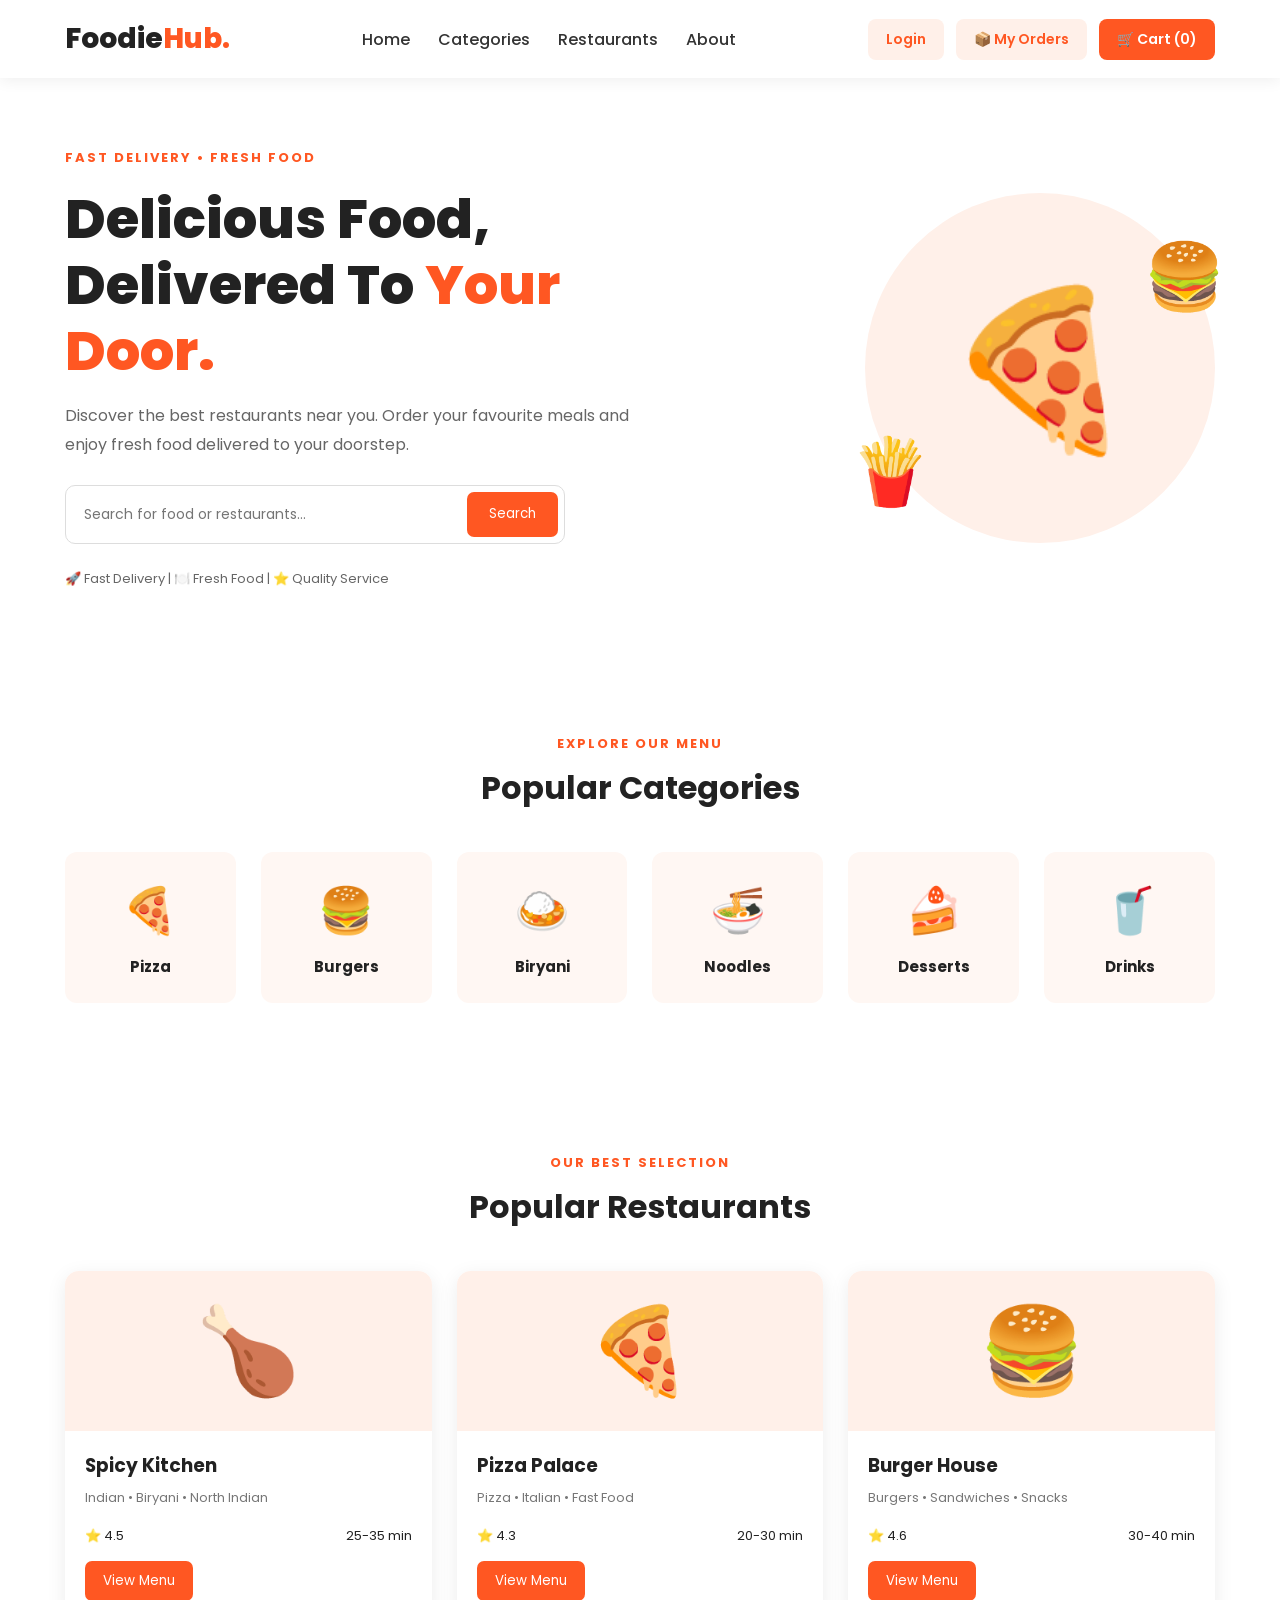
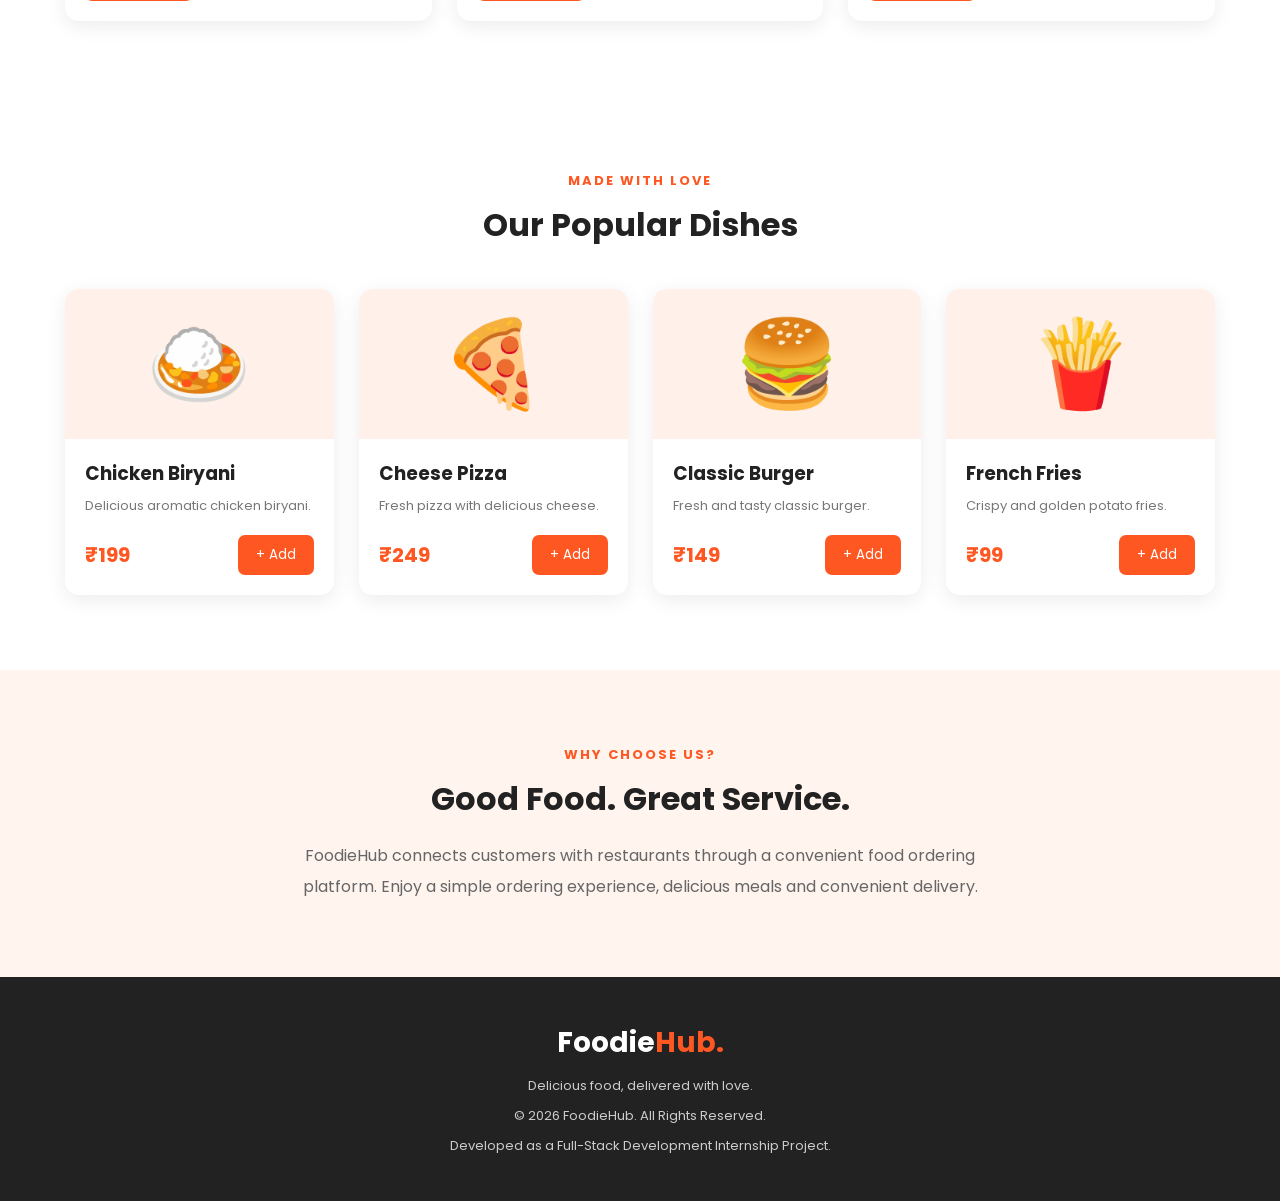
<file: index.html>
<!DOCTYPE html>
<html lang="en">
<head>
    <meta charset="UTF-8">
    <meta name="viewport" content="width=device-width, initial-scale=1.0">
    <title>FoodieHub - Food Delivery</title>

    <link rel="preconnect" href="https://fonts.googleapis.com">
    <link rel="preconnect" href="https://fonts.gstatic.com" crossorigin>
    <link href="https://fonts.googleapis.com/css2?family=Poppins:wght@400;500;600;700;800&display=swap" rel="stylesheet">

    <link rel="stylesheet" href="style.css">
</head>

<body>

<header>
    <nav class="navbar">
        <div class="logo">Foodie<span>Hub.</span></div>

        <ul class="nav-links">
            <li><a href="#home">Home</a></li>
            <li><a href="#categories">Categories</a></li>
            <li><a href="#restaurants">Restaurants</a></li>
            <li><a href="#about">About</a></li>
        </ul>

        <div class="nav-actions">
            <button class="login-btn" id="login-button">Login</button>

            <button class="login-btn" id="my-orders-button">
                📦 My Orders
            </button>

            <button class="cart-btn" id="cart-button">
                🛒 Cart (<span id="cart-count">0</span>)
            </button>
        </div>
    </nav>
</header>

<section class="hero" id="home">
    <div class="hero-content">
        <p class="tagline">FAST DELIVERY • FRESH FOOD</p>

        <h1>
            Delicious Food,<br>
            Delivered To <span>Your Door.</span>
        </h1>

        <p class="hero-description">
            Discover the best restaurants near you.
            Order your favourite meals and enjoy
            fresh food delivered to your doorstep.
        </p>

        <div class="search-box">
            <input type="text" id="search-input"
                   placeholder="Search for food or restaurants...">
            <button id="search-button">Search</button>
        </div>

        <p class="delivery-info">
            🚀 Fast Delivery | 🍽️ Fresh Food | ⭐ Quality Service
        </p>
    </div>

    <div class="hero-image">
        <div class="food-circle">🍕</div>
        <div class="floating-food">🍔</div>
        <div class="floating-food second">🍟</div>
    </div>
</section>

<section class="categories section" id="categories">
    <div class="section-heading">
        <p>EXPLORE OUR MENU</p>
        <h2>Popular Categories</h2>
    </div>

    <div class="category-container">
        <div class="category-card"><div class="category-icon">🍕</div><h3>Pizza</h3></div>
        <div class="category-card"><div class="category-icon">🍔</div><h3>Burgers</h3></div>
        <div class="category-card"><div class="category-icon">🍛</div><h3>Biryani</h3></div>
        <div class="category-card"><div class="category-icon">🍜</div><h3>Noodles</h3></div>
        <div class="category-card"><div class="category-icon">🍰</div><h3>Desserts</h3></div>
        <div class="category-card"><div class="category-icon">🥤</div><h3>Drinks</h3></div>
    </div>
</section>

<section class="restaurants section" id="restaurants">
    <div class="section-heading">
        <p>OUR BEST SELECTION</p>
        <h2>Popular Restaurants</h2>
    </div>

    <div class="restaurant-container">
        <div class="restaurant-card">
            <div class="restaurant-image">🍗</div>
            <div class="restaurant-details">
                <h3>Spicy Kitchen</h3>
                <p>Indian • Biryani • North Indian</p>
                <div class="restaurant-meta">
                    <span>⭐ 4.5</span>
                    <span>25-35 min</span>
                </div>
                <button class="view-menu-btn">View Menu</button>
            </div>
        </div>

        <div class="restaurant-card">
            <div class="restaurant-image">🍕</div>
            <div class="restaurant-details">
                <h3>Pizza Palace</h3>
                <p>Pizza • Italian • Fast Food</p>
                <div class="restaurant-meta">
                    <span>⭐ 4.3</span>
                    <span>20-30 min</span>
                </div>
                <button class="view-menu-btn">View Menu</button>
            </div>
        </div>

        <div class="restaurant-card">
            <div class="restaurant-image">🍔</div>
            <div class="restaurant-details">
                <h3>Burger House</h3>
                <p>Burgers • Sandwiches • Snacks</p>
                <div class="restaurant-meta">
                    <span>⭐ 4.6</span>
                    <span>30-40 min</span>
                </div>
                <button class="view-menu-btn">View Menu</button>
            </div>
        </div>
    </div>
</section>

<section class="food-menu section" id="menu">
    <div class="section-heading">
        <p>MADE WITH LOVE</p>
        <h2>Our Popular Dishes</h2>
    </div>

    <div class="food-container">
        <div class="food-card" data-name="Chicken Biryani">
            <div class="food-image">🍛</div>
            <div class="food-details">
                <h3>Chicken Biryani</h3>
                <p>Delicious aromatic chicken biryani.</p>
                <div class="food-bottom">
                    <span class="price">₹199</span>
                    <button class="add-btn" data-name="Chicken Biryani" data-price="199">+ Add</button>
                </div>
            </div>
        </div>

        <div class="food-card" data-name="Cheese Pizza">
            <div class="food-image">🍕</div>
            <div class="food-details">
                <h3>Cheese Pizza</h3>
                <p>Fresh pizza with delicious cheese.</p>
                <div class="food-bottom">
                    <span class="price">₹249</span>
                    <button class="add-btn" data-name="Cheese Pizza" data-price="249">+ Add</button>
                </div>
            </div>
        </div>

        <div class="food-card" data-name="Classic Burger">
            <div class="food-image">🍔</div>
            <div class="food-details">
                <h3>Classic Burger</h3>
                <p>Fresh and tasty classic burger.</p>
                <div class="food-bottom">
                    <span class="price">₹149</span>
                    <button class="add-btn" data-name="Classic Burger" data-price="149">+ Add</button>
                </div>
            </div>
        </div>

        <div class="food-card" data-name="French Fries">
            <div class="food-image">🍟</div>
            <div class="food-details">
                <h3>French Fries</h3>
                <p>Crispy and golden potato fries.</p>
                <div class="food-bottom">
                    <span class="price">₹99</span>
                    <button class="add-btn" data-name="French Fries" data-price="99">+ Add</button>
                </div>
            </div>
        </div>
    </div>
</section>

<!-- MY ORDERS SECTION -->
<section class="section" id="my-orders-section" style="display:none;">
    <div class="section-heading">
        <p>YOUR FOODIEHUB ACTIVITY</p>
        <h2>My Orders 📦</h2>
        <p>View your previous orders and their status.</p>
    </div>

    <div id="my-orders-list">
        <p>Loading your orders...</p>
    </div>
</section>

<section class="about section" id="about">
    <div class="about-content">
        <p>WHY CHOOSE US?</p>
        <h2>Good Food. Great Service.</h2>
        <p>
            FoodieHub connects customers with restaurants
            through a convenient food ordering platform.
            Enjoy a simple ordering experience, delicious
            meals and convenient delivery.
        </p>
    </div>
</section>

<!-- Login and Registration Modal -->
<div class="auth-modal" id="auth-modal">
    <div class="auth-box">

        <button class="close-auth" id="close-auth">&times;</button>

        <h2 id="auth-title">Welcome to FoodieHub</h2>
        <p id="auth-subtitle">Login to continue ordering</p>

        <form id="login-form">
            <input type="email" id="login-email"
                   placeholder="Email address" required>

            <input type="password" id="login-password"
                   placeholder="Password" required>

            <button type="submit">Login</button>

            <p>Don't have an account?
                <a href="#" id="show-register">Register</a>
            </p>
        </form>

        <form id="register-form" style="display:none;">
            <input type="text" id="register-name"
                   placeholder="Full name" required>

            <input type="email" id="register-email"
                   placeholder="Email address" required>

            <input type="password" id="register-password"
                   placeholder="Password" required>

            <input type="tel" id="register-phone"
                   placeholder="Phone number" required>

            <input type="text" id="register-address"
                   placeholder="Delivery address" required>

            <button type="submit">Create Account</button>

            <p>Already have an account?
                <a href="#" id="show-login">Login</a>
            </p>
        </form>

        <p id="auth-message"></p>
    </div>
</div>

<footer>
    <div class="footer-content">
        <h2>Foodie<span>Hub.</span></h2>
        <p>Delicious food, delivered with love.</p>
        <p>© 2026 FoodieHub. All Rights Reserved.</p>
        <p>Developed as a Full-Stack Development Internship Project.</p>
    </div>
</footer>

<script src="script.js"></script>

</body>
</html>
</file>
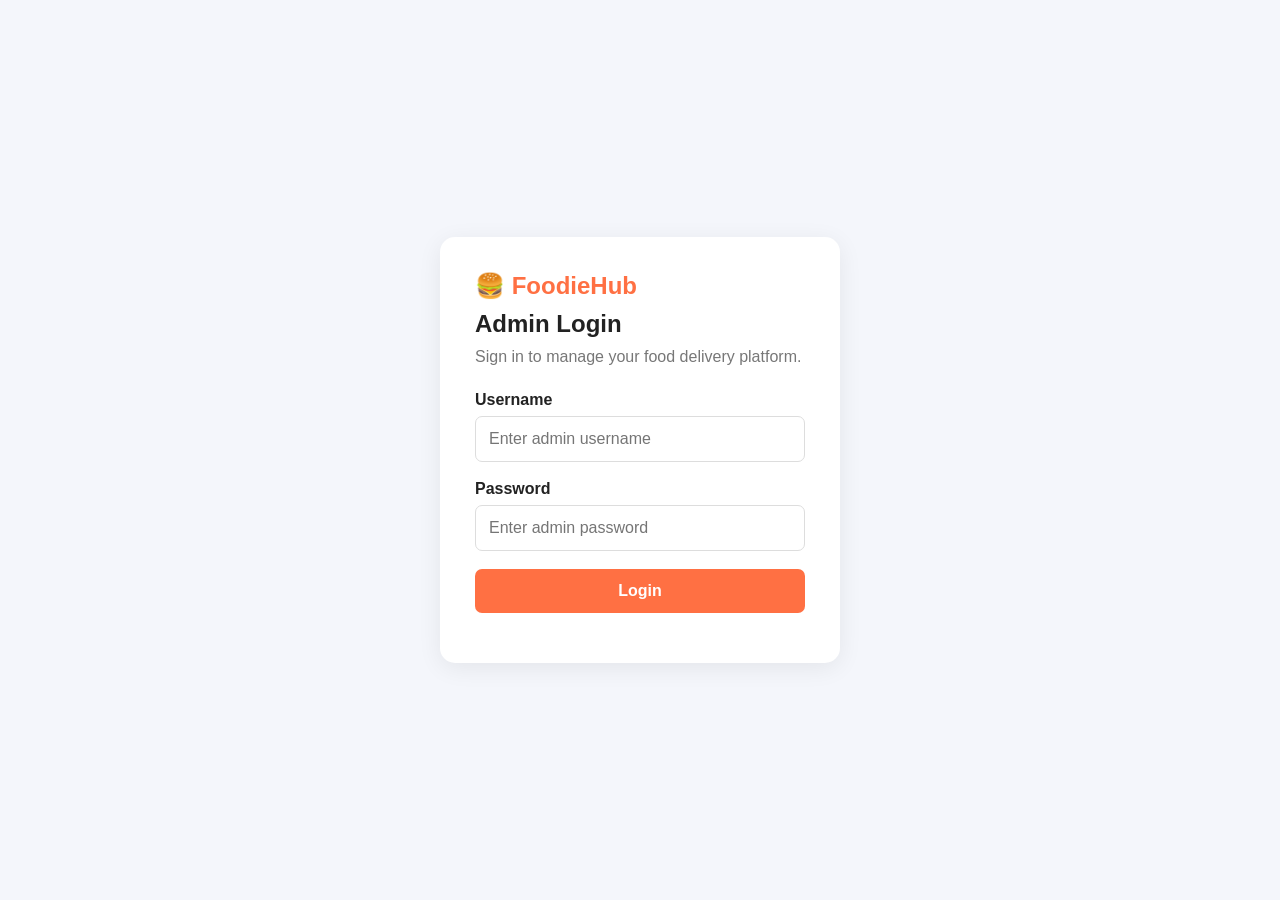
<file: admin.html>
<!DOCTYPE html>
<html lang="en">
<head>
<meta charset="UTF-8">
<meta name="viewport" content="width=device-width, initial-scale=1.0">
<title>FoodieHub | Admin Dashboard</title>

<style>
* {
    margin: 0;
    padding: 0;
    box-sizing: border-box;
    font-family: Arial, sans-serif;
}

body {
    background: #f4f6fb;
    color: #222;
}

button, input, select { font: inherit; }
button { cursor: pointer; }
.hidden { display: none !important; }

.login-screen {
    min-height: 100vh;
    display: flex;
    justify-content: center;
    align-items: center;
    padding: 20px;
}

.login-card {
    background: white;
    width: 100%;
    max-width: 400px;
    padding: 35px;
    border-radius: 15px;
    box-shadow: 0 5px 25px #00000012;
}

.login-card h1 {
    color: #ff7043;
    margin-bottom: 10px;
}

.login-card p {
    color: #777;
    margin: 10px 0 25px;
}

.login-card label,
.restaurant-form label {
    display: block;
    margin-bottom: 7px;
    font-weight: bold;
}

.login-card input,
.restaurant-form input {
    width: 100%;
    padding: 13px;
    margin-bottom: 18px;
    border: 1px solid #ddd;
    border-radius: 7px;
}

.login-btn, .primary-btn {
    background: #ff7043;
    color: white;
    border: none;
    padding: 13px 18px;
    border-radius: 7px;
    font-weight: bold;
}

.login-btn { width: 100%; }
button:hover { opacity: .88; }

.login-message {
    margin-top: 15px;
    color: #dc2626;
    font-size: 14px;
}

.sidebar {
    width: 240px;
    min-height: 100vh;
    background: #191c2e;
    color: white;
    position: fixed;
    padding: 30px 20px;
}

.logo {
    font-size: 25px;
    font-weight: bold;
    color: #ff7043;
    margin-bottom: 40px;
}

.sidebar p {
    padding: 15px;
    background: #30344c;
    border-radius: 8px;
    margin-bottom: 10px;
}

.sidebar a {
    display: block;
    color: #ddd;
    text-decoration: none;
    padding: 15px;
    margin-top: 10px;
    border-radius: 8px;
}

.sidebar a:hover { background: #30344c; }

.main {
    margin-left: 240px;
    padding: 30px;
}

.topbar {
    display: flex;
    justify-content: space-between;
    align-items: center;
    gap: 15px;
    flex-wrap: wrap;
    margin-bottom: 30px;
}

.topbar h1 { font-size: 27px; }

.topbar p {
    color: #777;
    margin-top: 8px;
}

.top-actions {
    display: flex;
    gap: 10px;
}

.refresh-btn, .logout-btn, .secondary-btn {
    color: white;
    border: none;
    padding: 12px 18px;
    border-radius: 7px;
}

.refresh-btn { background: #ff7043; }
.logout-btn { background: #30344c; }
.secondary-btn { background: #3182ce; }

.stats {
    display: grid;
    grid-template-columns: repeat(4, 1fr);
    gap: 20px;
    margin-bottom: 30px;
}

.stat-card {
    background: white;
    padding: 25px;
    border-radius: 12px;
    box-shadow: 0 3px 12px #0000000a;
}

.stat-card p {
    color: #777;
    font-size: 14px;
    margin-bottom: 12px;
}

.stat-card h2 { font-size: 28px; }

.orange { color: #ff7043; }
.green { color: #20a36a; }
.blue { color: #3182ce; }
.purple { color: #805ad5; }

.content-box {
    background: white;
    border-radius: 12px;
    padding: 25px;
    margin-bottom: 25px;
    box-shadow: 0 3px 12px #0000000a;
}

.section-heading {
    display: flex;
    justify-content: space-between;
    align-items: center;
    gap: 15px;
    flex-wrap: wrap;
    margin-bottom: 22px;
}

.table-wrapper { overflow-x: auto; }

table {
    width: 100%;
    border-collapse: collapse;
    min-width: 750px;
}

th, td {
    padding: 15px 12px;
    text-align: left;
    border-bottom: 1px solid #eee;
    font-size: 14px;
}

th {
    color: #777;
    background: #fafafa;
}

select {
    padding: 9px;
    border: 1px solid #ddd;
    border-radius: 6px;
    background: white;
}

.empty {
    text-align: center;
    padding: 35px;
    color: #777;
}

.error-message {
    background: #fee2e2;
    color: #b91c1c;
    padding: 12px;
    border-radius: 7px;
    margin-bottom: 15px;
}

.success-message {
    background: #dcfce7;
    color: #15803d;
    padding: 12px;
    border-radius: 7px;
    margin-bottom: 15px;
}

.food-form {
    display: grid;
    grid-template-columns: repeat(2, 1fr);
    gap: 15px;
    margin: 20px 0 25px;
}

.food-form .field { min-width: 0; }

.food-form label {
    display: block;
    margin-bottom: 7px;
    font-weight: bold;
}

.food-form input,
.food-form select,
.food-form textarea {
    width: 100%;
    padding: 13px;
    border: 1px solid #ddd;
    border-radius: 7px;
    background: white;
}

.food-form textarea {
    min-height: 85px;
    resize: vertical;
}

.food-form .form-actions { grid-column: 1 / -1; }

.availability {
    display: inline-block;
    padding: 6px 9px;
    border-radius: 15px;
    font-size: 12px;
    font-weight: bold;
}

.available {
    background: #dcfce7;
    color: #15803d;
}

.unavailable {
    background: #fee2e2;
    color: #b91c1c;
}

.restaurant-form {
    display: grid;
    grid-template-columns: repeat(2, 1fr);
    gap: 15px;
    margin-bottom: 25px;
}

.restaurant-form .field { min-width: 0; }
.restaurant-form input { margin-bottom: 0; }

.form-actions {
    grid-column: 1 / -1;
    display: flex;
    gap: 10px;
    flex-wrap: wrap;
}

.edit-btn, .delete-btn {
    border: none;
    padding: 9px 12px;
    border-radius: 6px;
    color: white;
    margin: 3px;
}

.edit-btn { background: #3182ce; }
.delete-btn { background: #dc2626; }

.status {
    padding: 7px 10px;
    border-radius: 20px;
    font-size: 12px;
    font-weight: bold;
}

.Pending {
    background: #fff2cc;
    color: #9a6700;
}

.Preparing {
    background: #dbeafe;
    color: #1d4ed8;
}

.Delivered {
    background: #dcfce7;
    color: #15803d;
}

.Cancelled {
    background: #fee2e2;
    color: #b91c1c;
}

.out-for-delivery {
    background: #f3e8ff;
    color: #7e22ce;
}

@media(max-width: 1000px) {
    .stats {
        grid-template-columns: repeat(2, 1fr);
    }
}

@media(max-width: 650px) {
    .sidebar {
        position: static;
        width: 100%;
        min-height: auto;
    }

    .logo { margin-bottom: 15px; }

    .main {
        margin-left: 0;
        padding: 18px;
    }

    .stats, .restaurant-form, .food-form {
        grid-template-columns: 1fr;
    }
}
</style>
</head>

<body>

<!-- ADMIN LOGIN -->

<section class="login-screen" id="login-screen">
    <div class="login-card">
        <h1>🍔 FoodieHub</h1>
        <h2>Admin Login</h2>
        <p>Sign in to manage your food delivery platform.</p>

        <form id="admin-login-form">
            <label for="username">Username</label>
            <input type="text" id="username"
                   placeholder="Enter admin username" required>

            <label for="password">Password</label>
            <input type="password" id="password"
                   placeholder="Enter admin password" required>

            <button class="login-btn" type="submit" id="login-submit">
                Login
            </button>

            <div class="login-message" id="login-message"></div>
        </form>
    </div>
</section>

<!-- ADMIN DASHBOARD -->

<div id="dashboard-screen" class="hidden">
        <aside class="sidebar">
        <div class="logo">🍔 FoodieHub</div>

        <p>📊 Admin Dashboard</p>

        <a href="#dashboard">Dashboard</a>
        <a href="#orders">Manage Orders</a>
        <a href="#restaurants">Manage Restaurants</a>
        <a href="#foods">Manage Food</a>
        <a href="index.html">← Back to Website</a>
    </aside>

    <main class="main" id="dashboard">

        <header class="topbar">
            <div>
                <h1>Admin Dashboard</h1>
                <p>Welcome, <strong id="admin-name">Admin</strong></p>
            </div>

            <div class="top-actions">
                <button class="refresh-btn" onclick="refreshAll()">
                    ↻ Refresh
                </button>

                <button class="logout-btn" onclick="logoutAdmin()">
                    Logout
                </button>
            </div>
        </header>

        <!-- STATISTICS -->

        <section class="stats">
            <div class="stat-card">
                <p>Total Orders</p>
                <h2 class="orange" id="total-orders">0</h2>
            </div>

            <div class="stat-card">
                <p>Total Revenue</p>
                <h2 class="green" id="total-revenue">₹0</h2>
            </div>

            <div class="stat-card">
                <p>Pending Orders</p>
                <h2 class="blue" id="pending-orders">0</h2>
            </div>

            <div class="stat-card">
                <p>Delivered Orders</p>
                <h2 class="purple" id="delivered-orders">0</h2>
            </div>
        </section>

        <!-- CUSTOMER ORDERS -->

        <section class="content-box" id="orders">
            <div class="section-heading">
                <h2>📦 Customer Orders</h2>
                <span id="order-count">0 Orders</span>
            </div>

            <div id="order-error" class="error-message hidden"></div>

            <div class="table-wrapper">
                <table>
                    <thead>
                        <tr>
                            <th>Order ID</th>
                            <th>Customer</th>
                            <th>Food Items</th>
                            <th>Amount</th>
                            <th>Address</th>
                            <th>Status</th>
                            <th>Update Status</th>
                        </tr>
                    </thead>

                    <tbody id="orders-table">
                        <tr>
                            <td colspan="7" class="empty">
                                Loading orders...
                            </td>
                        </tr>
                    </tbody>
                </table>
            </div>
        </section>

        <!-- RESTAURANT MANAGEMENT -->

        <section class="content-box" id="restaurants">

            <div class="section-heading">
                <h2>🏪 Manage Restaurants</h2>
                <button class="secondary-btn"
                        onclick="loadRestaurants()">
                    ↻ Refresh Restaurants
                </button>
            </div>

            <div id="restaurant-message"></div>

            <h3 id="restaurant-form-heading">Add New Restaurant</h3>

            <form class="restaurant-form" id="restaurant-form">

                <input type="hidden" id="restaurant-id">

                <div class="field">
                    <label for="restaurant-name">Restaurant Name *</label>
                    <input type="text" id="restaurant-name"
                           placeholder="Enter restaurant name" required>
                </div>

                <div class="field">
                    <label for="cuisine">Cuisine</label>
                    <input type="text" id="cuisine"
                           placeholder="Example: Indian, Chinese">
                </div>

                <div class="field">
                    <label for="restaurant-address">Address</label>
                    <input type="text" id="restaurant-address"
                           placeholder="Enter restaurant address">
                </div>

                <div class="field">
                    <label for="restaurant-phone">Phone</label>
                    <input type="tel" id="restaurant-phone"
                           maxlength="15"
                           placeholder="Enter phone number">
                </div>

                <div class="field">
                    <label for="rating">Rating</label>
                    <input type="number" id="rating"
                           min="0" max="9.9" step="0.1"
                           value="0.0">
                </div>

                <div class="form-actions">
                    <button type="submit" class="primary-btn"
                            id="restaurant-submit">
                        Add Restaurant
                    </button>

                    <button type="button" class="secondary-btn hidden"
                            id="cancel-edit" onclick="resetRestaurantForm()">
                        Cancel Edit
                    </button>
                </div>

            </form>

            <div id="restaurant-error" class="error-message hidden"></div>

            <h3 style="margin-bottom:18px;">Restaurant List</h3>

            <div class="table-wrapper">
                <table>
                    <thead>
                        <tr>
                            <th>ID</th>
                            <th>Restaurant Name</th>
                            <th>Cuisine</th>
                            <th>Address</th>
                            <th>Phone</th>
                            <th>Rating</th>
                            <th>Actions</th>
                        </tr>
                    </thead>

                    <tbody id="restaurants-table">
                        <tr>
                            <td colspan="7" class="empty">
                                Loading restaurants...
                            </td>
                        </tr>
                    </tbody>
                </table>
            </div>

        </section>

        <!-- FOOD MANAGEMENT -->

        <section class="content-box" id="foods">
            <div class="section-heading">
                <h2>🍽️ Manage Food Items</h2>
                <button class="secondary-btn" onclick="loadFoods()">
                    ↻ Refresh Food
                </button>
            </div>

            <div id="food-message"></div>

            <h3 id="food-form-heading">Add New Food Item</h3>

            <form class="food-form" id="food-form">
                <input type="hidden" id="food-id">

                <div class="field">
                    <label for="food-restaurant">Restaurant *</label>
                    <select id="food-restaurant" required>
                        <option value="">Select a restaurant</option>
                    </select>
                </div>

                <div class="field">
                    <label for="food-name">Food Name *</label>
                    <input type="text" id="food-name" maxlength="100"
                           placeholder="Example: Chicken Biryani" required>
                </div>

                <div class="field">
                    <label for="food-price">Price (₹) *</label>
                    <input type="number" id="food-price" min="0" step="0.01"
                           placeholder="Enter price" required>
                </div>

                <div class="field">
                    <label for="food-category">Category</label>
                    <input type="text" id="food-category" maxlength="50"
                           placeholder="Example: Biryani, Starters, Drinks">
                </div>

                <div class="field">
                    <label for="food-image">Image URL</label>
                    <input type="url" id="food-image"
                           placeholder="https://example.com/food.jpg">
                </div>

                <div class="field">
                    <label for="food-availability">Availability</label>
                    <select id="food-availability">
                        <option value="true">Available</option>
                        <option value="false">Unavailable</option>
                    </select>
                </div>

                <div class="field" style="grid-column: 1 / -1;">
                    <label for="food-description">Description</label>
                    <textarea id="food-description"
                              placeholder="Write a short description of the food item"></textarea>
                </div>

                <div class="form-actions">
                    <button type="submit" class="primary-btn" id="food-submit">
                        Add Food Item
                    </button>

                    <button type="button" class="secondary-btn hidden"
                            id="food-cancel-edit" onclick="resetFoodForm()">
                        Cancel Edit
                    </button>
                </div>
            </form>

            <div id="food-error" class="error-message hidden"></div>

            <h3 style="margin-bottom:18px;">Food Items List</h3>

            <div class="table-wrapper">
                <table>
                    <thead>
                        <tr>
                            <th>ID</th>
                            <th>Food Name</th>
                            <th>Restaurant</th>
                            <th>Category</th>
                            <th>Price</th>
                            <th>Availability</th>
                            <th>Actions</th>
                        </tr>
                    </thead>

                    <tbody id="foods-table">
                        <tr>
                            <td colspan="7" class="empty">
                                Loading food items...
                            </td>
                        </tr>
                    </tbody>
                </table>
            </div>
        </section>

    </main>
</div>

<script>

const API_URL = "http://localhost:8080/api/admin";

let refreshInterval = null;

// COMMON MESSAGE

function showMessage(elementId, message, type = "success") {
    const element = document.getElementById(elementId);

    element.className =
        type === "error" ? "error-message" : "success-message";

    element.textContent = message;
}

function clearMessage(elementId) {
    const element = document.getElementById(elementId);
    element.textContent = "";
    element.className = "";
}

// SHOW DASHBOARD

function showDashboard(username) {

    document.getElementById("login-screen").classList.add("hidden");
    document.getElementById("dashboard-screen").classList.remove("hidden");

    document.getElementById("admin-name").textContent =
        username || "Admin";

    loadOrders();
    loadRestaurants();
    loadFoods();

    if (refreshInterval) {
        clearInterval(refreshInterval);
    }

    refreshInterval = setInterval(() => {
        loadOrders();
        loadRestaurants();
        loadFoods();
    }, 10000);
}

// SHOW LOGIN

function showLogin() {

    if (refreshInterval) {
        clearInterval(refreshInterval);
        refreshInterval = null;
    }

    document.getElementById("dashboard-screen").classList.add("hidden");
    document.getElementById("login-screen").classList.remove("hidden");
}

// ADMIN LOGIN

document.getElementById("admin-login-form")
.addEventListener("submit", async function(event) {

    event.preventDefault();

    const username =
        document.getElementById("username").value.trim();

    const password =
        document.getElementById("password").value;

    const message =
        document.getElementById("login-message");

    const button =
        document.getElementById("login-submit");

    button.disabled = true;
    button.textContent = "Logging in...";
    message.textContent = "";

    try {

        const response = await fetch(`${API_URL}/login`, {
            method: "POST",
            credentials: "include",
            headers: {
                "Content-Type": "application/json"
            },
            body: JSON.stringify({
                username,
                password
            })
        });

        const result = await response.json();

        if (!response.ok || !result.success) {
            throw new Error(result.message || "Login failed.");
        }

        document.getElementById("password").value = "";

        showDashboard(result.username || username);

    } catch(error) {

        message.textContent = error.message;

    } finally {

        button.disabled = false;
        button.textContent = "Login";
    }
});

// LOAD ORDERS

async function loadOrders() {

    const table = document.getElementById("orders-table");
    const error = document.getElementById("order-error");

    error.classList.add("hidden");

    try {

        const response = await fetch(`${API_URL}/orders`, {
            credentials: "include"
        });

        if (response.status === 401 || response.status === 403) {
            showLogin();
            document.getElementById("login-message").textContent =
                "Please log in with your admin account.";
            return;
        }

        if (!response.ok) {
            throw new Error("Unable to load orders.");
        }

        const orders = await response.json();

        displayOrders(orders);

    } catch(err) {

        table.innerHTML = `
            <tr>
                <td colspan="7" class="empty">
                    Could not load orders. Check backend connection.
                </td>
            </tr>
        `;

        error.textContent = err.message;
        error.classList.remove("hidden");
    }
}

// DISPLAY ORDERS

function displayOrders(orders) {

    const table = document.getElementById("orders-table");

    let revenue = 0;
    let pending = 0;
    let delivered = 0;

    document.getElementById("total-orders").textContent =
        orders.length;

    document.getElementById("order-count").textContent =
        orders.length + " Orders";

    orders.forEach(order => {

        revenue += Number(order.totalAmount);

        if (order.orderStatus === "Pending") pending++;
        if (order.orderStatus === "Delivered") delivered++;
    });

    document.getElementById("total-revenue").textContent =
        "₹" + revenue.toFixed(2);

    document.getElementById("pending-orders").textContent = pending;
    document.getElementById("delivered-orders").textContent = delivered;

    if (orders.length === 0) {

        table.innerHTML = `
            <tr>
                <td colspan="7" class="empty">
                    No customer orders found.
                </td>
            </tr>
        `;

        return;
    }

    table.innerHTML = orders.map(order => {

        const foodItems = order.items.map(item =>
            `${escapeHTML(item.foodName)} × ${item.quantity}`
        ).join("<br>");

        const statusClass =
            order.orderStatus === "Out for Delivery"
            ? "out-for-delivery"
            : order.orderStatus.replaceAll(" ", "-");

        return `
            <tr>
                <td>#${order.orderId}</td>
                <td>
                    <strong>${escapeHTML(order.customerName)}</strong><br>
                    <small>${escapeHTML(order.email)}</small>
                </td>
                <td>${foodItems}</td>
                <td>₹${Number(order.totalAmount).toFixed(2)}</td>
                <td>${escapeHTML(order.deliveryAddress)}</td>
                <td>
                    <span class="status ${statusClass}">
                        ${escapeHTML(order.orderStatus)}
                    </span>
                </td>
                <td>
                    <select onchange="updateStatus(${order.orderId}, this)">
                        ${[
                            "Pending",
                            "Preparing",
                            "Out for Delivery",
                            "Delivered",
                            "Cancelled"
                        ].map(status => `
                            <option value="${status}"
                                ${order.orderStatus === status ? "selected" : ""}>
                                ${status}
                            </option>
                        `).join("")}
                    </select>
                </td>
            </tr>
        `;

    }).join("");
}

// ESCAPE HTML

function escapeHTML(value) {

    return String(value ?? "").replace(/[&<>"']/g, char => ({
        "&": "&amp;",
        "<": "&lt;",
        ">": "&gt;",
        '"': "&quot;",
        "'": "&#39;"
    })[char]);
}
// UPDATE ORDER STATUS

async function updateStatus(orderId, selectElement) {

    const newStatus = selectElement.value;

    selectElement.disabled = true;

    try {

        const response = await fetch(
            `${API_URL}/orders/${orderId}/status`,
            {
                method: "PUT",
                credentials: "include",
                headers: {
                    "Content-Type": "application/json"
                },
                body: JSON.stringify({
                    status: newStatus
                })
            }
        );

        if (response.status === 401 || response.status === 403) {
            showLogin();
            throw new Error("Admin session expired. Please log in again.");
        }

        const result = await response.json();

        if (!response.ok || !result.success) {
            throw new Error(result.message || "Status update failed.");
        }

        alert("Order #" + orderId +
            " updated to " + newStatus + " successfully!");

        await loadOrders();

    } catch(error) {

        alert(error.message);
        await loadOrders();

    } finally {

        selectElement.disabled = false;
    }
}

// LOAD RESTAURANTS

async function loadRestaurants() {

    const table = document.getElementById("restaurants-table");
    const error = document.getElementById("restaurant-error");

    error.classList.add("hidden");

    try {

        const response = await fetch(`${API_URL}/restaurants`, {
            credentials: "include"
        });

        if (response.status === 401 || response.status === 403) {
            showLogin();
            document.getElementById("login-message").textContent =
                "Please log in with your admin account.";
            return;
        }

        if (!response.ok) {
            throw new Error("Unable to load restaurants.");
        }

        const restaurants = await response.json();

        displayRestaurants(restaurants);

    } catch(error) {

        table.innerHTML = `
            <tr>
                <td colspan="7" class="empty">
                    Could not load restaurants.
                </td>
            </tr>
        `;

        showMessage("restaurant-error", error.message, "error");
    }
}

// DISPLAY RESTAURANTS

function displayRestaurants(restaurants) {

    const table = document.getElementById("restaurants-table");

    if (restaurants.length === 0) {

        table.innerHTML = `
            <tr>
                <td colspan="7" class="empty">
                    No restaurants found. Add your first restaurant above.
                </td>
            </tr>
        `;

        return;
    }

    table.innerHTML = restaurants.map(restaurant => `

        <tr>
            <td>${restaurant.restaurantId}</td>

            <td>
                <strong>${escapeHTML(restaurant.restaurantName)}</strong>
            </td>

            <td>${escapeHTML(restaurant.cuisine)}</td>

            <td>${escapeHTML(restaurant.address)}</td>

            <td>${escapeHTML(restaurant.phone)}</td>

            <td>${restaurant.rating ?? "0.0"} ⭐</td>

            <td>
                <button class="edit-btn"
                    onclick="editRestaurant(${restaurant.restaurantId})">
                    Edit
                </button>

                <button class="delete-btn"
                    onclick="deleteRestaurant(${restaurant.restaurantId})">
                    Delete
                </button>
            </td>
        </tr>

    `).join("");
}

// ADD OR UPDATE RESTAURANT

document.getElementById("restaurant-form")
.addEventListener("submit", async function(event) {

    event.preventDefault();

    const id = document.getElementById("restaurant-id").value;

    const restaurant = {
        restaurantName:
            document.getElementById("restaurant-name").value.trim(),

        cuisine:
            document.getElementById("cuisine").value.trim(),

        address:
            document.getElementById("restaurant-address").value.trim(),

        phone:
            document.getElementById("restaurant-phone").value.trim(),

        rating:
            document.getElementById("rating").value
    };

    if (!restaurant.restaurantName) {
        showMessage("restaurant-message",
            "Restaurant name is required.", "error");
        return;
    }

    const button = document.getElementById("restaurant-submit");

    button.disabled = true;

    try {

        const response = await fetch(
            id
                ? `${API_URL}/restaurants/${id}`
                : `${API_URL}/restaurants`,
            {
                method: id ? "PUT" : "POST",
                credentials: "include",
                headers: {
                    "Content-Type": "application/json"
                },
                body: JSON.stringify(restaurant)
            }
        );

        if (response.status === 401 || response.status === 403) {
            showLogin();
            throw new Error("Admin session expired. Please log in again.");
        }

        const result = await response.json();

        if (!response.ok || result.success === false) {
            throw new Error(result.message || "Restaurant operation failed.");
        }

        showMessage(
            "restaurant-message",
            result.message || "Restaurant saved successfully!"
        );

        resetRestaurantForm();
        await loadRestaurants();

    } catch(error) {

        showMessage("restaurant-message", error.message, "error");

    } finally {

        button.disabled = false;
    }
});

// EDIT RESTAURANT

async function editRestaurant(id) {

    try {

        const response = await fetch(`${API_URL}/restaurants`, {
            credentials: "include"
        });

        if (response.status === 401 || response.status === 403) {
            showLogin();
            return;
        }

        if (!response.ok) {
            throw new Error("Unable to retrieve restaurant details.");
        }

        const restaurants = await response.json();

        const restaurant = restaurants.find(item =>
            Number(item.restaurantId) === Number(id)
        );

        if (!restaurant) {
            throw new Error("Restaurant not found.");
        }

        document.getElementById("restaurant-id").value =
            restaurant.restaurantId;

        document.getElementById("restaurant-name").value =
            restaurant.restaurantName || "";

        document.getElementById("cuisine").value =
            restaurant.cuisine || "";

        document.getElementById("restaurant-address").value =
            restaurant.address || "";

        document.getElementById("restaurant-phone").value =
            restaurant.phone || "";

        document.getElementById("rating").value =
            restaurant.rating ?? 0;

        document.getElementById("restaurant-form-heading").textContent =
            "Edit Restaurant";

        document.getElementById("restaurant-submit").textContent =
            "Update Restaurant";

        document.getElementById("cancel-edit").classList.remove("hidden");

        document.getElementById("restaurants").scrollIntoView({
            behavior: "smooth"
        });

    } catch(error) {

        showMessage("restaurant-message", error.message, "error");
    }
}

// RESET RESTAURANT FORM

function resetRestaurantForm() {

    document.getElementById("restaurant-form").reset();

    document.getElementById("restaurant-id").value = "";

    document.getElementById("rating").value = "0.0";

    document.getElementById("restaurant-form-heading").textContent =
        "Add New Restaurant";

    document.getElementById("restaurant-submit").textContent =
        "Add Restaurant";

    document.getElementById("cancel-edit").classList.add("hidden");

    clearMessage("restaurant-message");
}

// DELETE RESTAURANT

async function deleteRestaurant(id) {

    const confirmed = confirm(
        "Are you sure you want to delete restaurant #" + id + "?"
    );

    if (!confirmed) return;

    try {

        const response = await fetch(
            `${API_URL}/restaurants/${id}`,
            {
                method: "DELETE",
                credentials: "include"
            }
        );

        if (response.status === 401 || response.status === 403) {
            showLogin();
            return;
        }

        const result = await response.json();

        if (!response.ok || result.success === false) {
            throw new Error(result.message || "Unable to delete restaurant.");
        }

        showMessage(
            "restaurant-message",
            result.message || "Restaurant deleted successfully!"
        );

        await loadRestaurants();

    } catch(error) {

        showMessage("restaurant-message", error.message, "error");
    }
}


// FOOD MANAGEMENT

async function loadFoods() {

    const table = document.getElementById("foods-table");
    const error = document.getElementById("food-error");

    error.classList.add("hidden");

    try {

        const response = await fetch(`${API_URL}/foods`, {
            credentials: "include"
        });

        if (response.status === 401 || response.status === 403) {
            showLogin();
            document.getElementById("login-message").textContent =
                "Please log in with your admin account.";
            return;
        }

        if (!response.ok) {
            throw new Error("Unable to load food items.");
        }

        const foods = await response.json();

        displayFoods(foods);

    } catch(error) {

        table.innerHTML = `
            <tr>
                <td colspan="7" class="empty">
                    Could not load food items.
                </td>
            </tr>
        `;

        showMessage("food-error", error.message, "error");
    }
}

// DISPLAY FOOD ITEMS

function displayFoods(foods) {

    const table = document.getElementById("foods-table");

    if (!foods || foods.length === 0) {

        table.innerHTML = `
            <tr>
                <td colspan="7" class="empty">
                    No food items found. Add your first food item above.
                </td>
            </tr>
        `;

        return;
    }

    table.innerHTML = foods.map(food => {

        const available =
            food.availability === true ||
            food.availability === 1 ||
            food.availability === "1";

        return `
            <tr>
                <td>${food.foodId}</td>

                <td>
                    <strong>${escapeHTML(food.foodName)}</strong>
                </td>

                <td>${escapeHTML(food.restaurantName || "—")}</td>

                <td>${escapeHTML(food.category || "—")}</td>

                <td>₹${Number(food.price).toFixed(2)}</td>

                <td>
                    <span class="availability ${available ? "available" : "unavailable"}">
                        ${available ? "Available" : "Unavailable"}
                    </span>
                </td>

                <td>
                    <button class="edit-btn"
                        onclick="editFood(${food.foodId})">
                        Edit
                    </button>

                    <button class="delete-btn"
                        onclick="deleteFood(${food.foodId})">
                        Delete
                    </button>
                </td>
            </tr>
        `;

    }).join("");
}

// LOAD RESTAURANTS INTO FOOD FORM

async function loadFoodRestaurantOptions(selectedId = "") {

    const select = document.getElementById("food-restaurant");

    const response = await fetch(`${API_URL}/restaurants`, {
        credentials: "include"
    });

    if (response.status === 401 || response.status === 403) {
        showLogin();
        throw new Error("Admin session expired. Please log in again.");
    }

    if (!response.ok) {
        throw new Error("Unable to load restaurants for the food form.");
    }

    const restaurants = await response.json();

    select.innerHTML =
        '<option value="">Select a restaurant</option>' +
        restaurants.map(restaurant => `
            <option value="${restaurant.restaurantId}">
                ${escapeHTML(restaurant.restaurantName)}
            </option>
        `).join("");

    if (selectedId !== "") {
        select.value = String(selectedId);
    }
}

// ADD OR UPDATE FOOD ITEM

document.getElementById("food-form")
.addEventListener("submit", async function(event) {

    event.preventDefault();

    const id = document.getElementById("food-id").value;

    const food = {
        restaurantId:
            document.getElementById("food-restaurant").value,

        foodName:
            document.getElementById("food-name").value.trim(),

        description:
            document.getElementById("food-description").value.trim(),

        price:
            document.getElementById("food-price").value,

        category:
            document.getElementById("food-category").value.trim(),

        imageUrl:
            document.getElementById("food-image").value.trim(),

        availability:
            document.getElementById("food-availability").value === "true"
    };

    if (!food.restaurantId) {
        showMessage("food-message",
            "Please select a restaurant.", "error");
        return;
    }

    if (!food.foodName) {
        showMessage("food-message",
            "Food name is required.", "error");
        return;
    }

    if (food.price === "" || Number(food.price) < 0) {
        showMessage("food-message",
            "Enter a valid price.", "error");
        return;
    }

    const button = document.getElementById("food-submit");

    button.disabled = true;

    try {

        const response = await fetch(
            id
                ? `${API_URL}/foods/${id}`
                : `${API_URL}/foods`,
            {
                method: id ? "PUT" : "POST",
                credentials: "include",
                headers: {
                    "Content-Type": "application/json"
                },
                body: JSON.stringify(food)
            }
        );

        if (response.status === 401 || response.status === 403) {
            showLogin();
            throw new Error("Admin session expired. Please log in again.");
        }

        const result = await response.json();

        if (!response.ok || result.success === false) {
            throw new Error(result.message || "Food item operation failed.");
        }

        showMessage(
            "food-message",
            result.message ||
            (id
                ? "Food item updated successfully!"
                : "Food item added successfully!")
        );

        resetFoodForm();

        await loadFoods();

    } catch(error) {

        showMessage("food-message", error.message, "error");

    } finally {

        button.disabled = false;
    }
});

// EDIT FOOD ITEM

async function editFood(id) {

    try {

        const response = await fetch(`${API_URL}/foods`, {
            credentials: "include"
        });

        if (response.status === 401 || response.status === 403) {
            showLogin();
            return;
        }

        if (!response.ok) {
            throw new Error("Unable to retrieve food item details.");
        }

        const foods = await response.json();

        const food = foods.find(item =>
            Number(item.foodId) === Number(id)
        );

        if (!food) {
            throw new Error("Food item not found.");
        }

        await loadFoodRestaurantOptions(food.restaurantId);

        document.getElementById("food-id").value =
            food.foodId;

        document.getElementById("food-name").value =
            food.foodName || "";

        document.getElementById("food-description").value =
            food.description || "";

        document.getElementById("food-price").value =
            food.price ?? "";

        document.getElementById("food-category").value =
            food.category || "";

        document.getElementById("food-image").value =
            food.imageUrl || "";

        const available =
            food.availability === true ||
            food.availability === 1 ||
            food.availability === "1";

        document.getElementById("food-availability").value =
            available ? "true" : "false";

        document.getElementById("food-form-heading").textContent =
            "Edit Food Item";

        document.getElementById("food-submit").textContent =
            "Update Food Item";

        document.getElementById("food-cancel-edit")
            .classList.remove("hidden");

        document.getElementById("foods").scrollIntoView({
            behavior: "smooth"
        });

    } catch(error) {

        showMessage("food-message", error.message, "error");
    }
}

// RESET FOOD FORM

function resetFoodForm() {

    document.getElementById("food-form").reset();

    document.getElementById("food-id").value = "";

    document.getElementById("food-form-heading").textContent =
        "Add New Food Item";

    document.getElementById("food-submit").textContent =
        "Add Food Item";

    document.getElementById("food-cancel-edit")
        .classList.add("hidden");

    clearMessage("food-message");

    loadFoodRestaurantOptions().catch(error =>
        showMessage("food-message", error.message, "error")
    );
}

// DELETE FOOD ITEM

async function deleteFood(id) {

    const confirmed = confirm(
        "Delete food item #" + id +
        "? It may be protected if linked to an order."
    );

    if (!confirmed) return;

    try {

        const response = await fetch(
            `${API_URL}/foods/${id}`,
            {
                method: "DELETE",
                credentials: "include"
            }
        );

        if (response.status === 401 || response.status === 403) {
            showLogin();
            return;
        }

        const result = await response.json();

        if (!response.ok || result.success === false) {
            throw new Error(result.message || "Unable to delete food item.");
        }

        showMessage(
            "food-message",
            result.message || "Food item deleted successfully!"
        );

        await loadFoods();

    } catch(error) {

        showMessage("food-message", error.message, "error");
    }
}

// REFRESH ALL

function refreshAll() {

    loadOrders();
    loadRestaurants();
    loadFoods();
}

// LOGOUT

async function logoutAdmin() {

    try {

        await fetch(`${API_URL}/logout`, {
            method: "POST",
            credentials: "include"
        });

    } catch(error) {

        console.error("Logout request failed:", error);

    } finally {

        showLogin();

        document.getElementById("login-message").textContent =
            "You have logged out successfully.";
    }
}

// INITIAL STATE

showLogin();

</script>

</body>
</html>
</file>
<file: style.css>
* {
    margin: 0;
    padding: 0;
    box-sizing: border-box;
    font-family: 'Poppins', sans-serif;
}

html {
    scroll-behavior: smooth;
}

body {
    background: #fff;
    color: #222;
}

header {
    background: #fff;
    box-shadow: 0 2px 15px rgba(0,0,0,0.07);
    position: sticky;
    top: 0;
    z-index: 100;
}

.navbar {
    max-width: 1200px;
    margin: auto;
    padding: 18px 25px;
    display: flex;
    align-items: center;
    justify-content: space-between;
}

.logo {
    font-size: 28px;
    font-weight: 800;
    color: #222;
}

.logo span,
.footer-content span {
    color: #ff5722;
}

.nav-links {
    display: flex;
    list-style: none;
    gap: 28px;
}

.nav-links a {
    text-decoration: none;
    color: #333;
    font-weight: 500;
}

.nav-links a:hover {
    color: #ff5722;
}

.nav-actions {
    display: flex;
    align-items: center;
    gap: 12px;
}

.login-btn,
.cart-btn {
    padding: 10px 18px;
    border: none;
    border-radius: 8px;
    cursor: pointer;
    font-weight: 600;
    font-size: 14px;
}

.login-btn {
    background: #fff0e9;
    color: #ff5722;
}

.cart-btn {
    background: #ff5722;
    color: white;
}

.hero {
    max-width: 1200px;
    margin: auto;
    min-height: 530px;
    padding: 70px 25px;
    display: flex;
    align-items: center;
    justify-content: space-between;
    gap: 40px;
}

.hero-content {
    max-width: 600px;
}

.tagline,
.section-heading p,
.about-content > p:first-child {
    color: #ff5722;
    font-weight: 700;
    letter-spacing: 2px;
    font-size: 13px;
}

.hero h1 {
    font-size: clamp(36px, 5vw, 55px);
    line-height: 1.2;
    margin: 18px 0;
    font-weight: 800;
}

.hero h1 span {
    color: #ff5722;
}

.hero-description {
    color: #666;
    line-height: 1.8;
    margin-bottom: 25px;
}

.search-box {
    display: flex;
    max-width: 500px;
    background: white;
    border: 1px solid #ddd;
    padding: 6px;
    border-radius: 10px;
}

.search-box input {
    flex: 1;
    min-width: 0;
    border: none;
    outline: none;
    padding: 12px;
    font-size: 14px;
}

.search-box button {
    border: none;
    background: #ff5722;
    color: white;
    padding: 12px 22px;
    border-radius: 7px;
    cursor: pointer;
}

.delivery-info {
    margin-top: 25px;
    color: #666;
    font-size: 13px;
}

.hero-image {
    position: relative;
    width: 350px;
    height: 350px;
    flex-shrink: 0;
    border-radius: 50%;
    background: #fff0e9;
    display: flex;
    align-items: center;
    justify-content: center;
}

.food-circle {
    font-size: 155px;
}

.floating-food {
    position: absolute;
    right: -10px;
    top: 35px;
    font-size: 65px;
}

.floating-food.second {
    left: -15px;
    top: 230px;
}

.section {
    padding: 75px 25px;
}

.section-heading {
    text-align: center;
    margin-bottom: 40px;
}

.section-heading h2,
.about-content h2 {
    font-size: 32px;
    margin-top: 10px;
}

.category-container,
.restaurant-container,
.food-container {
    max-width: 1150px;
    margin: auto;
    display: grid;
    gap: 25px;
}

.category-container {
    grid-template-columns: repeat(6, 1fr);
}

.category-card {
    text-align: center;
    padding: 25px 10px;
    border-radius: 12px;
    background: #fff7f3;
    transition: 0.3s;
}

.category-card:hover {
    transform: translateY(-6px);
    background: #ffede4;
}

.category-icon {
    font-size: 45px;
    margin-bottom: 10px;
}

.category-card h3 {
    font-size: 15px;
}

.restaurant-container {
    grid-template-columns: repeat(3, 1fr);
}

.restaurant-card,
.food-card {
    background: white;
    border-radius: 14px;
    overflow: hidden;
    box-shadow: 0 5px 20px rgba(0,0,0,0.08);
    transition: 0.3s;
}

.restaurant-card:hover,
.food-card:hover {
    transform: translateY(-5px);
}

.restaurant-image,
.food-image {
    height: 160px;
    display: flex;
    align-items: center;
    justify-content: center;
    background: #fff0e9;
    font-size: 85px;
}

.restaurant-details,
.food-details {
    padding: 20px;
}

.restaurant-details h3,
.food-details h3 {
    margin-bottom: 8px;
}

.restaurant-details p,
.food-details p {
    color: #777;
    font-size: 13px;
    line-height: 1.6;
}

.restaurant-meta,
.food-bottom {
    display: flex;
    align-items: center;
    justify-content: space-between;
    margin-top: 18px;
}

.restaurant-meta {
    font-size: 13px;
}

.view-menu-btn,
.add-btn {
    background: #ff5722;
    color: white;
    border: none;
    padding: 10px 18px;
    border-radius: 7px;
    cursor: pointer;
    margin-top: 15px;
}

.food-container {
    grid-template-columns: repeat(4, 1fr);
}

.food-image {
    height: 150px;
}

.price {
    color: #ff5722;
    font-size: 20px;
    font-weight: 700;
}

.add-btn {
    margin-top: 0;
}

.about {
    background: #fff4ee;
    text-align: center;
}

.about-content {
    max-width: 700px;
    margin: auto;
}

.about-content > p:last-child {
    color: #666;
    line-height: 1.9;
    margin-top: 18px;
}

footer {
    background: #222;
    color: white;
    text-align: center;
    padding: 45px 20px;
}

.footer-content h2 {
    font-size: 28px;
    margin-bottom: 12px;
}

.footer-content p {
    color: #ccc;
    font-size: 13px;
    margin-top: 10px;
}

/* Login and Registration Modal */

.auth-modal {
    display: none;
    position: fixed;
    inset: 0;
    z-index: 1000;
    background: rgba(0,0,0,0.65);
    justify-content: center;
    align-items: center;
    padding: 20px;
}

.auth-box {
    position: relative;
    background: white;
    width: 100%;
    max-width: 420px;
    padding: 35px;
    border-radius: 15px;
    box-shadow: 0 10px 40px rgba(0,0,0,0.2);
}

.close-auth {
    position: absolute;
    top: 12px;
    right: 18px;
    border: none;
    background: transparent;
    font-size: 28px;
    cursor: pointer;
    color: #666;
}

.auth-box h2 {
    color: #ff5722;
    text-align: center;
    font-size: 23px;
}

.auth-box > p {
    text-align: center;
    color: #777;
    margin: 10px 0 22px;
    font-size: 13px;
}

.auth-box form input {
    width: 100%;
    padding: 13px;
    border: 1px solid #ddd;
    border-radius: 8px;
    margin-bottom: 14px;
    outline: none;
    font-size: 14px;
}

.auth-box form input:focus {
    border-color: #ff5722;
}

.auth-box form button {
    width: 100%;
    padding: 13px;
    background: #ff5722;
    color: white;
    border: none;
    border-radius: 8px;
    font-size: 15px;
    font-weight: 600;
    cursor: pointer;
    margin: 5px 0 15px;
}

.auth-box form p {
    text-align: center;
    font-size: 13px;
    color: #666;
}

.auth-box form a {
    color: #ff5722;
    font-weight: 600;
    text-decoration: none;
}

#auth-message {
    font-weight: 600;
    margin-top: 15px;
    overflow-wrap: anywhere;
}

@media (max-width: 900px) {
    .category-container {
        grid-template-columns: repeat(3, 1fr);
    }

    .food-container {
        grid-template-columns: repeat(2, 1fr);
    }

    .hero-image {
        width: 280px;
        height: 280px;
    }

    .food-circle {
        font-size: 120px;
    }
}

@media (max-width: 650px) {
    .navbar {
        flex-wrap: wrap;
        gap: 15px;
    }

    .nav-links {
        order: 3;
        width: 100%;
        justify-content: center;
        gap: 15px;
        font-size: 12px;
    }

    .hero {
        flex-direction: column;
        text-align: center;
    }

    .hero-image {
        width: 230px;
        height: 230px;
    }

    .food-circle {
        font-size: 100px;
    }

    .search-box {
        margin: auto;
    }

    .category-container {
        grid-template-columns: repeat(2, 1fr);
    }

    .restaurant-container,
    .food-container {
        grid-template-columns: 1fr;
    }

    .section-heading h2,
    .about-content h2 {
        font-size: 25px;
    }

    .auth-box {
        padding: 30px 22px;
    }
}
</file>
